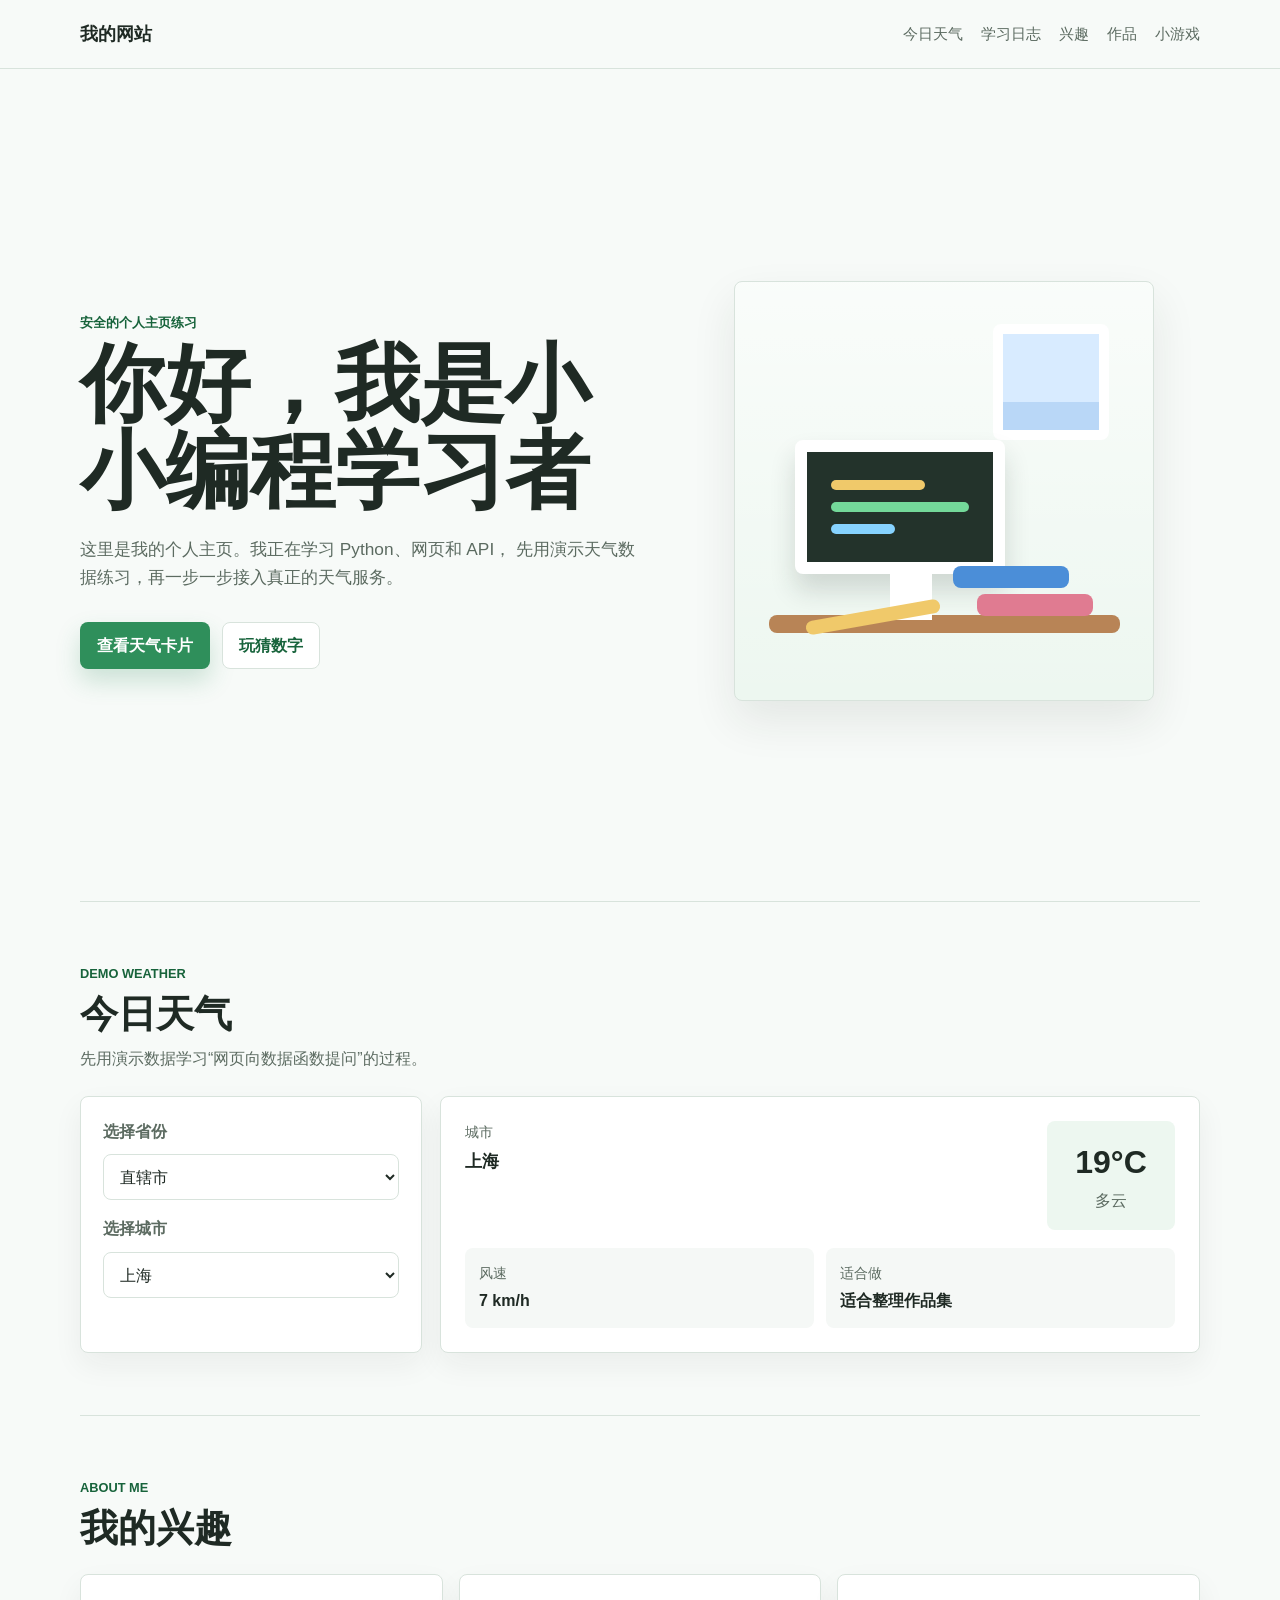
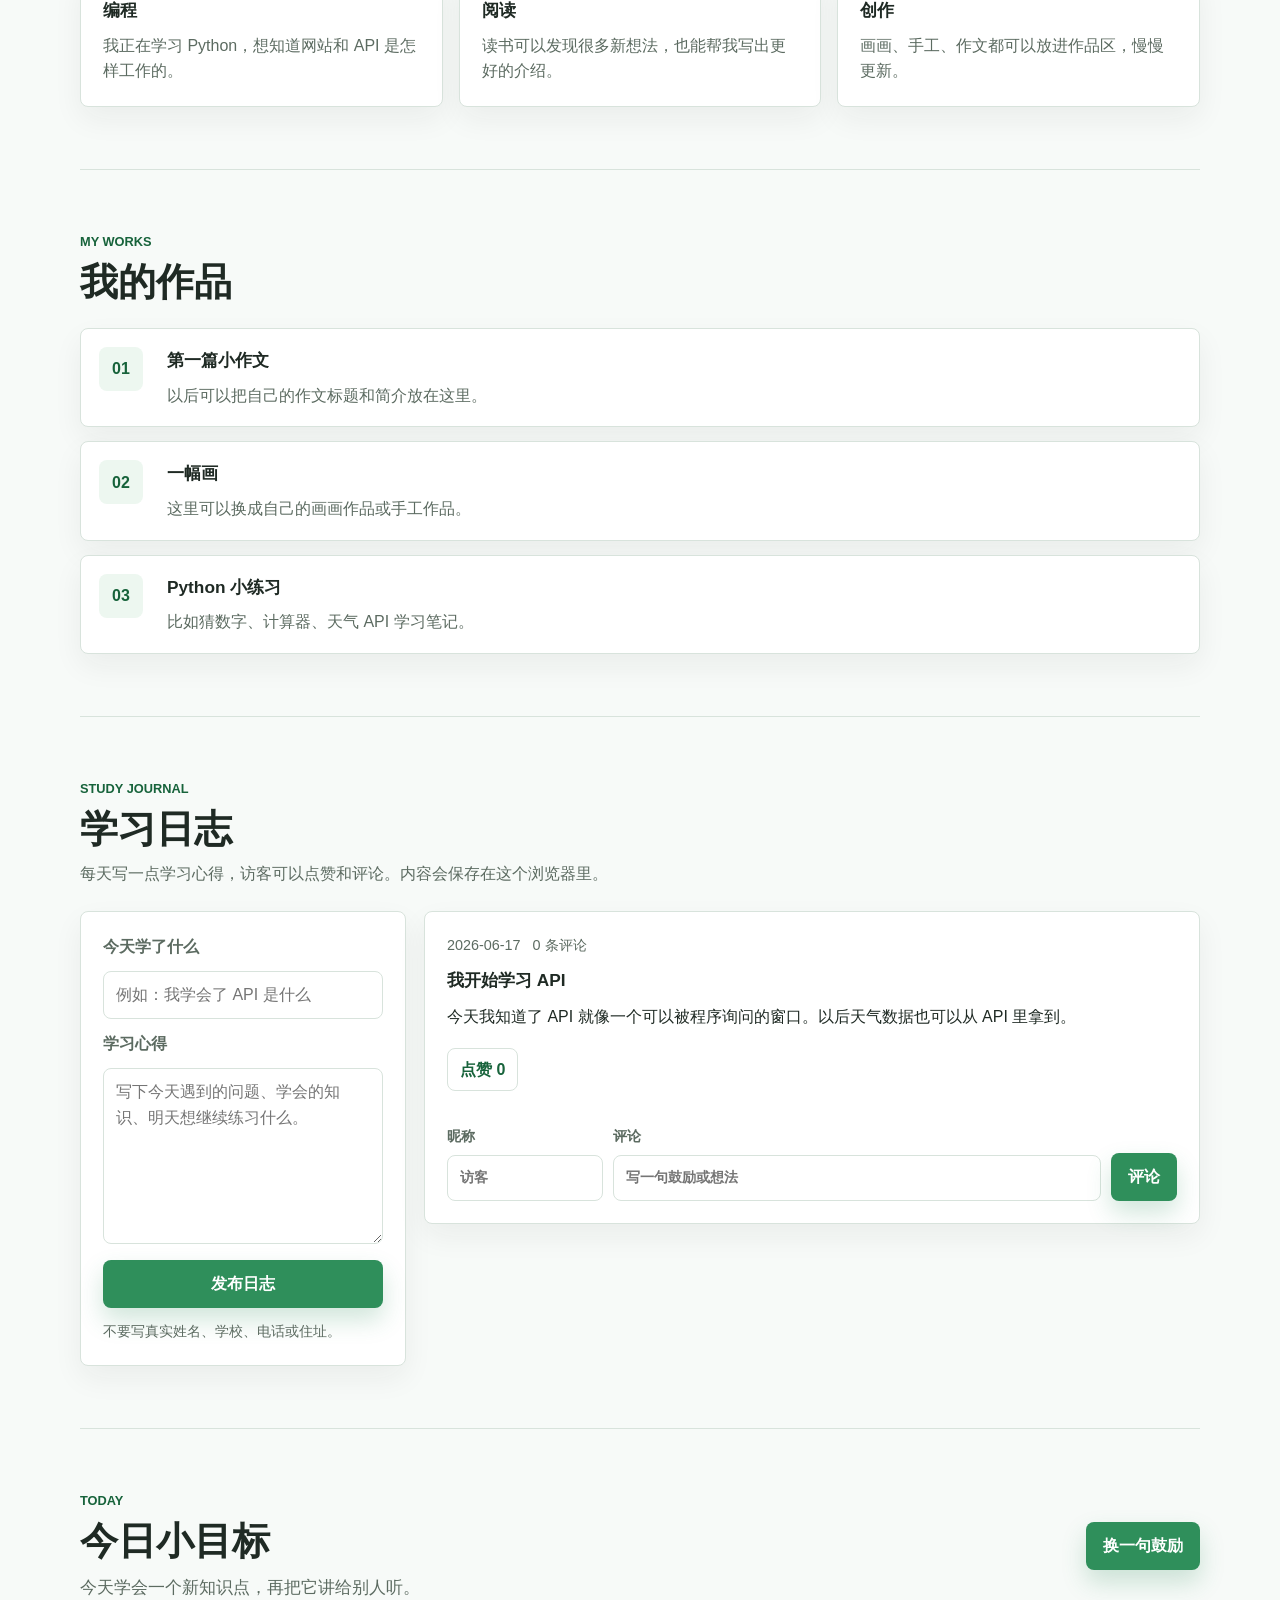
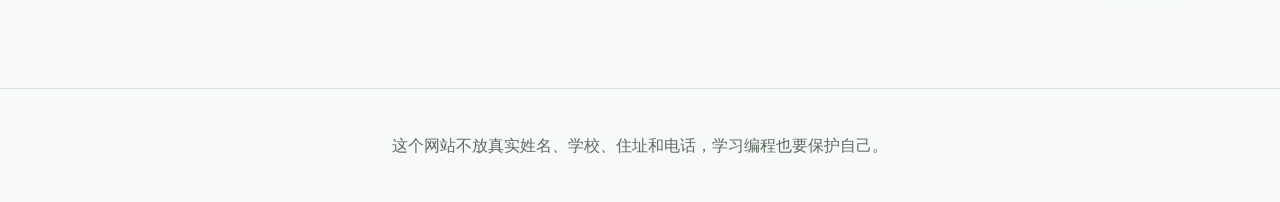
<file: index.html>
<!doctype html>
<html lang="zh-CN">
  <head>
    <meta charset="utf-8">
    <meta name="viewport" content="width=device-width, initial-scale=1">
    <title>我的个人主页</title>
    <link rel="stylesheet" href="styles.css">
  </head>
  <body>
    <header class="site-header">
      <nav class="nav" aria-label="主要导航">
        <a class="brand" href="index.html">我的网站</a>
        <div class="nav-links">
          <a href="#weather">今日天气</a>
          <a href="#journal">学习日志</a>
          <a href="#interests">兴趣</a>
          <a href="#works">作品</a>
          <a href="game.html">小游戏</a>
        </div>
      </nav>
    </header>

    <main>
      <section class="hero" aria-labelledby="hero-title">
        <div class="hero-copy">
          <p class="eyebrow">安全的个人主页练习</p>
          <h1 id="hero-title">你好，我是小小编程学习者</h1>
          <p class="hero-text">
            这里是我的个人主页。我正在学习 Python、网页和 API，
            先用演示天气数据练习，再一步一步接入真正的天气服务。
          </p>
          <div class="hero-actions">
            <a class="button primary" href="#weather">查看天气卡片</a>
            <a class="button secondary" href="game.html">玩猜数字</a>
          </div>
        </div>

        <div class="hero-visual" aria-label="学习桌插画">
          <div class="desk-scene">
            <div class="window-shape"></div>
            <div class="screen">
              <span class="code-line short"></span>
              <span class="code-line"></span>
              <span class="code-line tiny"></span>
            </div>
            <div class="book one"></div>
            <div class="book two"></div>
            <div class="pencil"></div>
          </div>
        </div>
      </section>

      <section class="section weather-section" id="weather" aria-labelledby="weather-title">
        <div class="section-heading">
          <p class="eyebrow">Demo Weather</p>
          <h2 id="weather-title">今日天气</h2>
          <p>先用演示数据学习“网页向数据函数提问”的过程。</p>
        </div>

        <div class="weather-layout">
          <form class="weather-controls" aria-label="选择城市">
            <label for="province-select">选择省份</label>
            <select id="province-select" name="province"></select>
            <label for="city-select">选择城市</label>
            <select id="city-select" name="city">
              <option value="上海" selected>上海</option>
            </select>
          </form>

          <article class="weather-card" aria-live="polite">
            <div>
              <p class="weather-label">城市</p>
              <h3 id="weather-city">上海</h3>
            </div>
            <div class="weather-main">
              <p id="weather-temp">26°C</p>
              <span id="weather-status">多云</span>
            </div>
            <dl class="weather-details">
              <div>
                <dt>风速</dt>
                <dd id="weather-wind">12 km/h</dd>
              </div>
              <div>
                <dt>适合做</dt>
                <dd id="weather-tip">整理作品集</dd>
              </div>
            </dl>
          </article>
        </div>
      </section>

      <section class="section" id="interests" aria-labelledby="interests-title">
        <div class="section-heading">
          <p class="eyebrow">About Me</p>
          <h2 id="interests-title">我的兴趣</h2>
        </div>
        <div class="card-grid">
          <article class="info-card">
            <h3>编程</h3>
            <p>我正在学习 Python，想知道网站和 API 是怎样工作的。</p>
          </article>
          <article class="info-card">
            <h3>阅读</h3>
            <p>读书可以发现很多新想法，也能帮我写出更好的介绍。</p>
          </article>
          <article class="info-card">
            <h3>创作</h3>
            <p>画画、手工、作文都可以放进作品区，慢慢更新。</p>
          </article>
        </div>
      </section>

      <section class="section works-section" id="works" aria-labelledby="works-title">
        <div class="section-heading">
          <p class="eyebrow">My Works</p>
          <h2 id="works-title">我的作品</h2>
        </div>
        <div class="work-list">
          <article class="work-item">
            <span>01</span>
            <div>
              <h3>第一篇小作文</h3>
              <p>以后可以把自己的作文标题和简介放在这里。</p>
            </div>
          </article>
          <article class="work-item">
            <span>02</span>
            <div>
              <h3>一幅画</h3>
              <p>这里可以换成自己的画画作品或手工作品。</p>
            </div>
          </article>
          <article class="work-item">
            <span>03</span>
            <div>
              <h3>Python 小练习</h3>
              <p>比如猜数字、计算器、天气 API 学习笔记。</p>
            </div>
          </article>
        </div>
      </section>

      <section class="section journal-section" id="journal" aria-labelledby="journal-title">
        <div class="section-heading">
          <p class="eyebrow">Study Journal</p>
          <h2 id="journal-title">学习日志</h2>
          <p>每天写一点学习心得，访客可以点赞和评论。内容会保存在这个浏览器里。</p>
        </div>

        <div class="journal-layout">
          <form class="journal-form" id="journal-form">
            <label for="journal-title-input">今天学了什么</label>
            <input
              id="journal-title-input"
              name="title"
              type="text"
              maxlength="40"
              placeholder="例如：我学会了 API 是什么"
              required
            >

            <label for="journal-content-input">学习心得</label>
            <textarea
              id="journal-content-input"
              name="content"
              rows="6"
              maxlength="400"
              placeholder="写下今天遇到的问题、学会的知识、明天想继续练习什么。"
              required
            ></textarea>

            <button class="button primary" type="submit">发布日志</button>
            <p class="form-hint" id="journal-form-hint" aria-live="polite">
              不要写真实姓名、学校、电话或住址。
            </p>
          </form>

          <div class="journal-feed" id="journal-feed" aria-live="polite"></div>
        </div>
      </section>

      <section class="section goal-section" aria-labelledby="goal-title">
        <div>
          <p class="eyebrow">Today</p>
          <h2 id="goal-title">今日小目标</h2>
          <p id="encouragement">今天学会一个新知识点，再把它讲给别人听。</p>
        </div>
        <button class="button primary" id="encouragement-button" type="button">
          换一句鼓励
        </button>
      </section>
    </main>

    <footer class="site-footer">
      <p>这个网站不放真实姓名、学校、住址和电话，学习编程也要保护自己。</p>
    </footer>

    <script src="weather.js"></script>
    <script src="script.js"></script>
  </body>
</html>
</file>
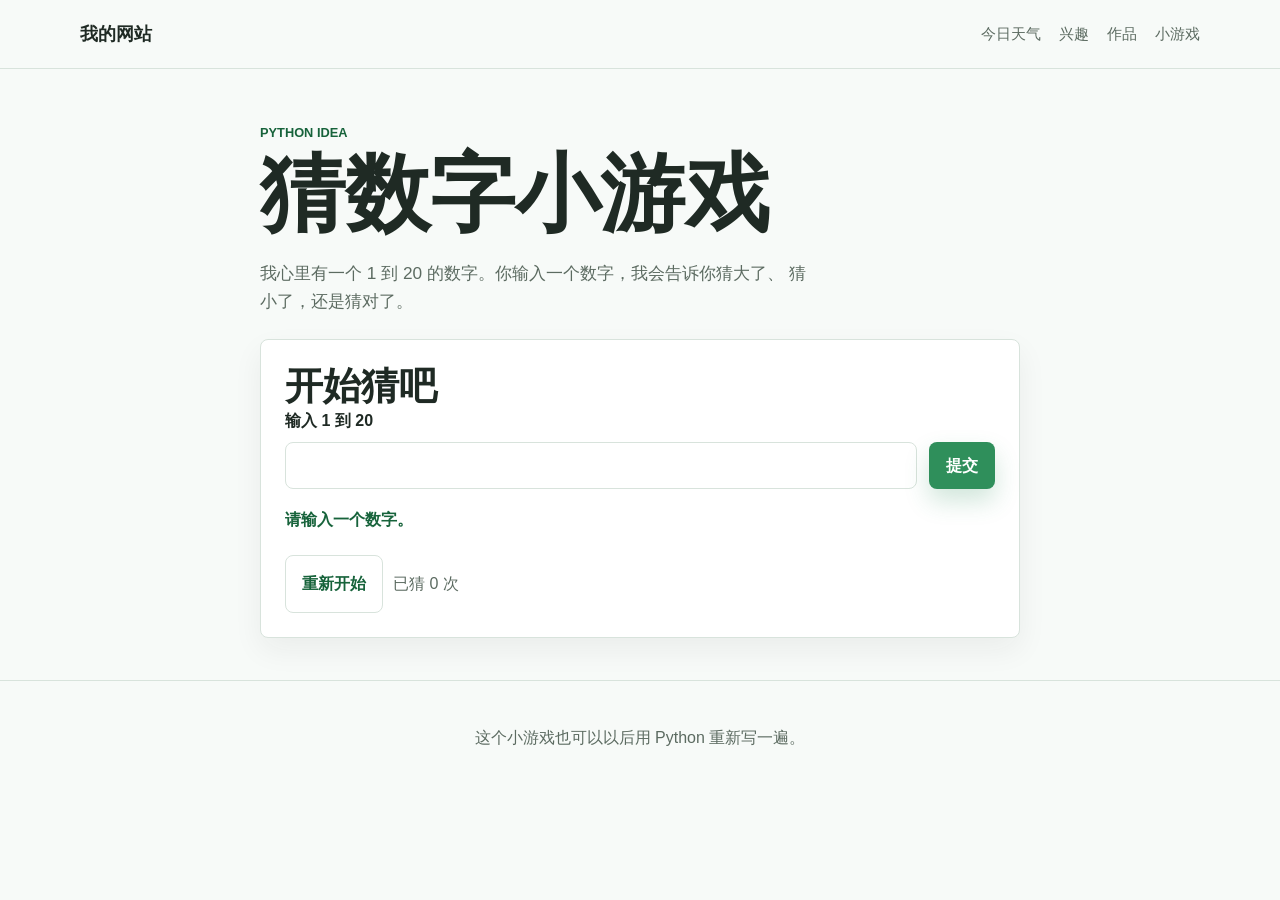
<file: game.html>
<!doctype html>
<html lang="zh-CN">
  <head>
    <meta charset="utf-8">
    <meta name="viewport" content="width=device-width, initial-scale=1">
    <title>猜数字小游戏</title>
    <link rel="stylesheet" href="styles.css">
  </head>
  <body>
    <header class="site-header">
      <nav class="nav" aria-label="主要导航">
        <a class="brand" href="index.html">我的网站</a>
        <div class="nav-links">
          <a href="index.html#weather">今日天气</a>
          <a href="index.html#interests">兴趣</a>
          <a href="index.html#works">作品</a>
          <a href="game.html">小游戏</a>
        </div>
      </nav>
    </header>

    <main class="game-main">
      <section class="hero game-hero" aria-labelledby="game-title">
        <div class="hero-copy">
          <p class="eyebrow">Python Idea</p>
          <h1 id="game-title">猜数字小游戏</h1>
          <p class="hero-text">
            我心里有一个 1 到 20 的数字。你输入一个数字，我会告诉你猜大了、
            猜小了，还是猜对了。
          </p>
        </div>
      </section>

      <section class="game-panel" aria-labelledby="game-panel-title">
        <h2 id="game-panel-title">开始猜吧</h2>
        <form class="game-form" id="guess-form">
          <label for="guess-input">
            输入 1 到 20
            <input id="guess-input" name="guess" type="number" min="1" max="20" required>
          </label>
          <button class="button primary" type="submit">提交</button>
        </form>
        <p class="game-message" id="game-message" aria-live="polite">请输入一个数字。</p>
        <div class="game-actions">
          <button class="button secondary" id="restart-button" type="button">重新开始</button>
          <p class="tries" id="tries-count">已猜 0 次</p>
        </div>
      </section>
    </main>

    <footer class="site-footer">
      <p>这个小游戏也可以以后用 Python 重新写一遍。</p>
    </footer>

    <script src="game.js"></script>
  </body>
</html>
</file>
<file: styles.css>
:root {
  --bg: #f7faf8;
  --surface: #ffffff;
  --surface-strong: #edf7f0;
  --ink: #1f2a24;
  --muted: #5c6b61;
  --line: #d8e3dc;
  --green: #2f8f5b;
  --green-dark: #17633b;
  --yellow: #f0c96a;
  --blue: #4b8ed8;
  --pink: #e07b91;
  --shadow: 0 20px 45px rgba(31, 42, 36, 0.09);
}

* {
  box-sizing: border-box;
}

html {
  scroll-behavior: smooth;
}

body {
  margin: 0;
  background: var(--bg);
  color: var(--ink);
  font-family: "Microsoft YaHei", "PingFang SC", "Segoe UI", sans-serif;
  line-height: 1.6;
}

a {
  color: inherit;
  text-decoration: none;
}

.site-header {
  position: sticky;
  top: 0;
  z-index: 10;
  background: rgba(247, 250, 248, 0.92);
  border-bottom: 1px solid var(--line);
  backdrop-filter: blur(14px);
}

.nav {
  width: min(1120px, calc(100% - 32px));
  min-height: 68px;
  margin: 0 auto;
  display: flex;
  align-items: center;
  justify-content: space-between;
  gap: 18px;
}

.brand {
  font-weight: 800;
  font-size: 1.1rem;
}

.nav-links {
  display: flex;
  flex-wrap: wrap;
  justify-content: flex-end;
  gap: 8px 18px;
  color: var(--muted);
  font-size: 0.96rem;
}

.nav-links a:hover,
.nav-links a:focus-visible {
  color: var(--green-dark);
}

main {
  width: min(1120px, calc(100% - 32px));
  margin: 0 auto;
}

.hero {
  min-height: calc(100vh - 68px);
  display: grid;
  grid-template-columns: minmax(0, 1.05fr) minmax(300px, 0.95fr);
  align-items: center;
  gap: 44px;
  padding: 54px 0 42px;
}

.hero-copy {
  max-width: 650px;
}

.eyebrow {
  margin: 0 0 8px;
  color: var(--green-dark);
  font-size: 0.8rem;
  font-weight: 800;
  letter-spacing: 0;
  text-transform: uppercase;
}

h1,
h2,
h3,
p {
  overflow-wrap: anywhere;
}

h1 {
  margin: 0;
  max-width: 11ch;
  font-size: clamp(2.45rem, 7vw, 5.3rem);
  line-height: 1.02;
  letter-spacing: 0;
}

h2 {
  margin: 0;
  font-size: clamp(1.65rem, 3vw, 2.45rem);
  line-height: 1.14;
}

h3 {
  margin: 0 0 8px;
  font-size: 1.08rem;
}

.hero-text {
  max-width: 58ch;
  margin: 22px 0 0;
  color: var(--muted);
  font-size: 1.08rem;
}

.hero-actions {
  margin-top: 30px;
  display: flex;
  flex-wrap: wrap;
  gap: 12px;
}

.button {
  min-height: 44px;
  display: inline-flex;
  align-items: center;
  justify-content: center;
  border: 1px solid transparent;
  border-radius: 8px;
  padding: 10px 16px;
  font: inherit;
  font-weight: 800;
  cursor: pointer;
  transition: transform 160ms ease, box-shadow 160ms ease, background 160ms ease;
}

.button:hover,
.button:focus-visible {
  transform: translateY(-1px);
}

.button.primary {
  background: var(--green);
  color: #ffffff;
  box-shadow: 0 12px 24px rgba(47, 143, 91, 0.22);
}

.button.secondary {
  border-color: var(--line);
  background: var(--surface);
  color: var(--green-dark);
}

.hero-visual {
  min-height: 410px;
  display: grid;
  place-items: center;
}

.desk-scene {
  position: relative;
  width: min(100%, 420px);
  aspect-ratio: 1 / 1;
  border-radius: 8px;
  background:
    linear-gradient(180deg, rgba(255, 255, 255, 0.7), rgba(255, 255, 255, 0)),
    var(--surface-strong);
  border: 1px solid var(--line);
  box-shadow: var(--shadow);
  overflow: hidden;
}

.desk-scene::before {
  content: "";
  position: absolute;
  left: 8%;
  right: 8%;
  bottom: 16%;
  height: 18px;
  border-radius: 8px;
  background: #b88456;
}

.window-shape {
  position: absolute;
  top: 42px;
  right: 44px;
  width: 116px;
  height: 116px;
  border-radius: 8px;
  background: #d8ebff;
  border: 10px solid #ffffff;
  box-shadow: inset 0 -28px 0 rgba(75, 142, 216, 0.22);
}

.screen {
  position: absolute;
  left: 60px;
  bottom: 126px;
  width: 210px;
  height: 134px;
  border-radius: 8px;
  background: #23332b;
  border: 12px solid #ffffff;
  box-shadow: 0 16px 26px rgba(31, 42, 36, 0.16);
  display: grid;
  align-content: center;
  gap: 12px;
  padding: 24px;
}

.screen::after {
  content: "";
  position: absolute;
  left: 83px;
  bottom: -58px;
  width: 42px;
  height: 46px;
  background: #ffffff;
}

.code-line {
  display: block;
  height: 10px;
  border-radius: 8px;
  background: #74d99a;
}

.code-line.short {
  width: 68%;
  background: var(--yellow);
}

.code-line.tiny {
  width: 46%;
  background: #86d3ff;
}

.book {
  position: absolute;
  bottom: 84px;
  width: 116px;
  height: 22px;
  border-radius: 8px;
  background: var(--pink);
}

.book.one {
  right: 60px;
}

.book.two {
  right: 84px;
  bottom: 112px;
  background: var(--blue);
}

.pencil {
  position: absolute;
  left: 70px;
  bottom: 76px;
  width: 136px;
  height: 14px;
  border-radius: 8px;
  background: var(--yellow);
  transform: rotate(-10deg);
}

.section {
  padding: 62px 0;
  border-top: 1px solid var(--line);
}

.section-heading {
  max-width: 650px;
  margin-bottom: 24px;
}

.section-heading p:not(.eyebrow) {
  margin: 10px 0 0;
  color: var(--muted);
}

.weather-layout {
  display: grid;
  grid-template-columns: minmax(220px, 0.45fr) minmax(0, 1fr);
  gap: 18px;
  align-items: stretch;
}

.weather-controls,
.weather-card,
.info-card,
.work-item,
.journal-form,
.journal-post,
.game-panel {
  border: 1px solid var(--line);
  border-radius: 8px;
  background: var(--surface);
  box-shadow: 0 12px 30px rgba(31, 42, 36, 0.06);
}

.weather-controls {
  padding: 22px;
}

.weather-controls label {
  display: block;
  margin-bottom: 10px;
  color: var(--muted);
  font-weight: 800;
}

.weather-controls select + label {
  margin-top: 16px;
}

select,
input,
textarea {
  width: 100%;
  min-height: 46px;
  border: 1px solid var(--line);
  border-radius: 8px;
  background: #ffffff;
  color: var(--ink);
  padding: 10px 12px;
  font: inherit;
}

select:focus,
input:focus,
textarea:focus,
.button:focus-visible,
a:focus-visible {
  outline: 3px solid rgba(47, 143, 91, 0.25);
  outline-offset: 3px;
}

textarea {
  resize: vertical;
}

.weather-card {
  padding: 24px;
  display: grid;
  grid-template-columns: 1fr auto;
  gap: 18px;
}

.weather-label {
  margin: 0 0 4px;
  color: var(--muted);
  font-size: 0.9rem;
}

.weather-main {
  min-width: 128px;
  padding: 16px;
  border-radius: 8px;
  background: var(--surface-strong);
  text-align: center;
}

.weather-main p {
  margin: 0;
  font-size: 2rem;
  font-weight: 900;
}

.weather-main span {
  color: var(--muted);
}

.weather-details {
  grid-column: 1 / -1;
  display: grid;
  grid-template-columns: repeat(2, minmax(0, 1fr));
  gap: 12px;
  margin: 0;
}

.weather-details div {
  padding: 14px;
  border-radius: 8px;
  background: #f5f8f6;
}

.weather-details dt {
  color: var(--muted);
  font-size: 0.88rem;
}

.weather-details dd {
  margin: 4px 0 0;
  font-weight: 800;
}

.card-grid {
  display: grid;
  grid-template-columns: repeat(3, minmax(0, 1fr));
  gap: 16px;
}

.info-card {
  padding: 22px;
}

.info-card p,
.work-item p {
  margin: 0;
  color: var(--muted);
}

.work-list {
  display: grid;
  gap: 14px;
}

.work-item {
  display: grid;
  grid-template-columns: 52px 1fr;
  gap: 16px;
  align-items: start;
  padding: 18px;
}

.work-item span {
  width: 44px;
  height: 44px;
  display: grid;
  place-items: center;
  border-radius: 8px;
  background: var(--surface-strong);
  color: var(--green-dark);
  font-weight: 900;
}

.journal-layout {
  display: grid;
  grid-template-columns: minmax(260px, 0.42fr) minmax(0, 1fr);
  gap: 18px;
  align-items: start;
}

.journal-form {
  padding: 22px;
  display: grid;
  gap: 12px;
}

.journal-form label,
.comment-form label {
  color: var(--muted);
  font-weight: 800;
}

.journal-form .button {
  width: 100%;
  margin-top: 4px;
}

.form-hint {
  margin: 0;
  color: var(--muted);
  font-size: 0.9rem;
}

.journal-feed {
  display: grid;
  gap: 16px;
}

.empty-feed {
  margin: 0;
  padding: 24px;
  border: 1px dashed var(--line);
  border-radius: 8px;
  color: var(--muted);
  background: rgba(255, 255, 255, 0.62);
}

.journal-post {
  padding: 22px;
}

.post-meta,
.post-actions,
.comment-meta {
  display: flex;
  flex-wrap: wrap;
  align-items: center;
  gap: 8px 12px;
}

.post-meta {
  margin-bottom: 10px;
  color: var(--muted);
  font-size: 0.9rem;
}

.journal-post h3 {
  margin-bottom: 10px;
}

.post-content {
  margin: 0;
  white-space: pre-wrap;
}

.post-actions {
  margin-top: 18px;
}

.like-button {
  min-height: 38px;
  padding: 8px 12px;
}

.like-button.is-liked {
  background: var(--surface-strong);
  border-color: var(--green);
  color: var(--green-dark);
}

.comments {
  margin-top: 18px;
  display: grid;
  gap: 10px;
}

.comment {
  padding: 12px;
  border-radius: 8px;
  background: #f5f8f6;
}

.comment-meta {
  color: var(--muted);
  font-size: 0.86rem;
}

.comment p {
  margin: 6px 0 0;
}

.comment-form {
  margin-top: 16px;
  display: grid;
  grid-template-columns: minmax(120px, 0.32fr) minmax(180px, 1fr) auto;
  gap: 10px;
  align-items: end;
}

.comment-form label {
  display: grid;
  gap: 6px;
  font-size: 0.9rem;
}

.goal-section {
  display: flex;
  align-items: center;
  justify-content: space-between;
  gap: 22px;
}

.goal-section p:last-child {
  margin: 12px 0 0;
  color: var(--muted);
  font-size: 1.05rem;
}

.site-footer {
  margin-top: 24px;
  padding: 28px 16px;
  border-top: 1px solid var(--line);
  color: var(--muted);
  text-align: center;
}

.game-main {
  width: min(760px, calc(100% - 32px));
}

.game-hero {
  min-height: auto;
  grid-template-columns: 1fr;
  padding-bottom: 24px;
}

.game-panel {
  padding: 24px;
  margin-bottom: 42px;
}

.game-form {
  display: grid;
  grid-template-columns: 1fr auto;
  gap: 12px;
  align-items: end;
}

.game-form label {
  display: grid;
  gap: 8px;
  font-weight: 800;
}

.game-message {
  min-height: 32px;
  margin: 18px 0 0;
  color: var(--green-dark);
  font-weight: 800;
}

.game-actions {
  margin-top: 16px;
  display: flex;
  gap: 10px;
  flex-wrap: wrap;
}

.tries {
  color: var(--muted);
}

@media (max-width: 820px) {
  .nav {
    align-items: flex-start;
    flex-direction: column;
    padding: 14px 0;
  }

  .nav-links {
    justify-content: flex-start;
  }

  .hero,
  .weather-layout,
  .journal-layout,
  .card-grid {
    grid-template-columns: 1fr;
  }

  .hero {
    min-height: auto;
    padding-top: 40px;
  }

  .hero-visual {
    min-height: 310px;
  }

  .goal-section {
    align-items: flex-start;
    flex-direction: column;
  }
}

@media (max-width: 560px) {
  main,
  .nav,
  .game-main {
    width: min(100% - 24px, 1120px);
  }

  .hero-actions,
  .game-form,
  .comment-form {
    grid-template-columns: 1fr;
  }

  .hero-actions .button,
  .game-form .button,
  .comment-form .button,
  .goal-section .button {
    width: 100%;
  }

  .weather-card,
  .weather-details {
    grid-template-columns: 1fr;
  }

  .weather-main {
    text-align: left;
  }

  .desk-scene {
    width: min(100%, 320px);
  }
}
</file>
